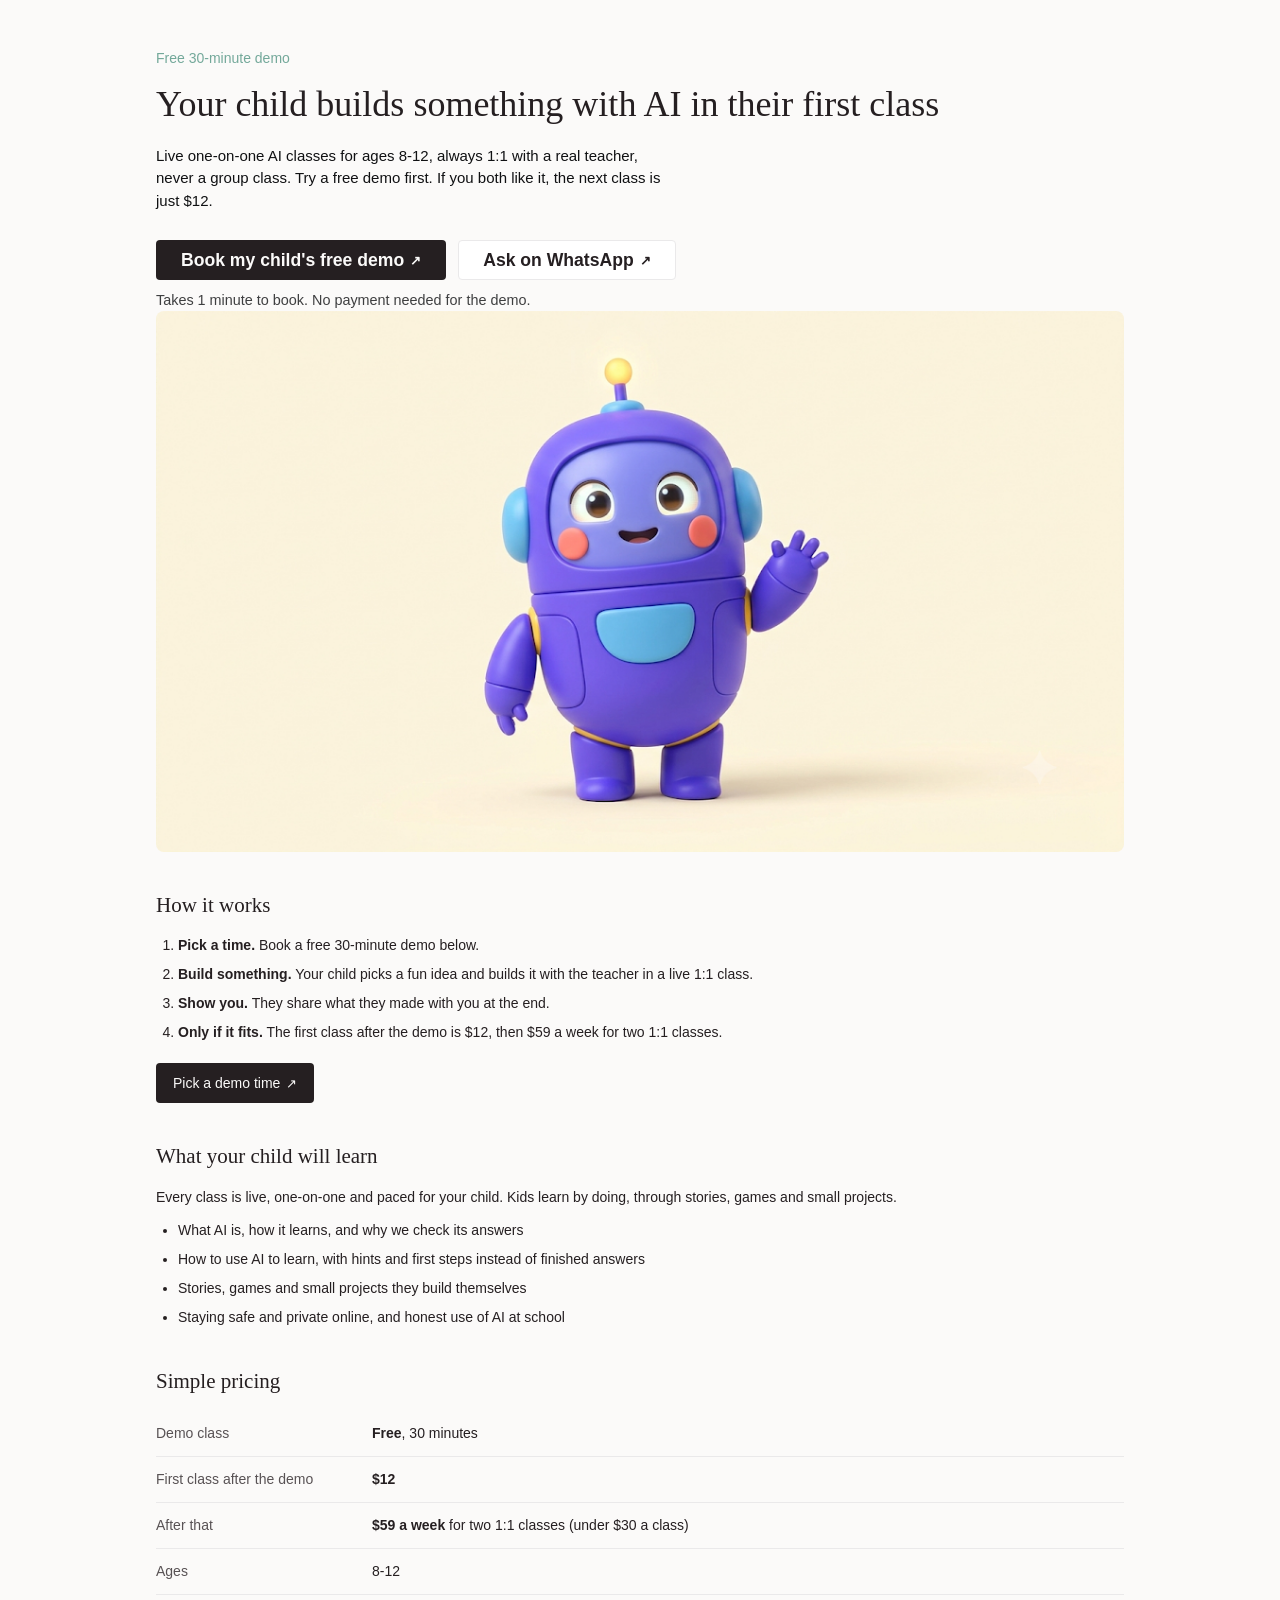
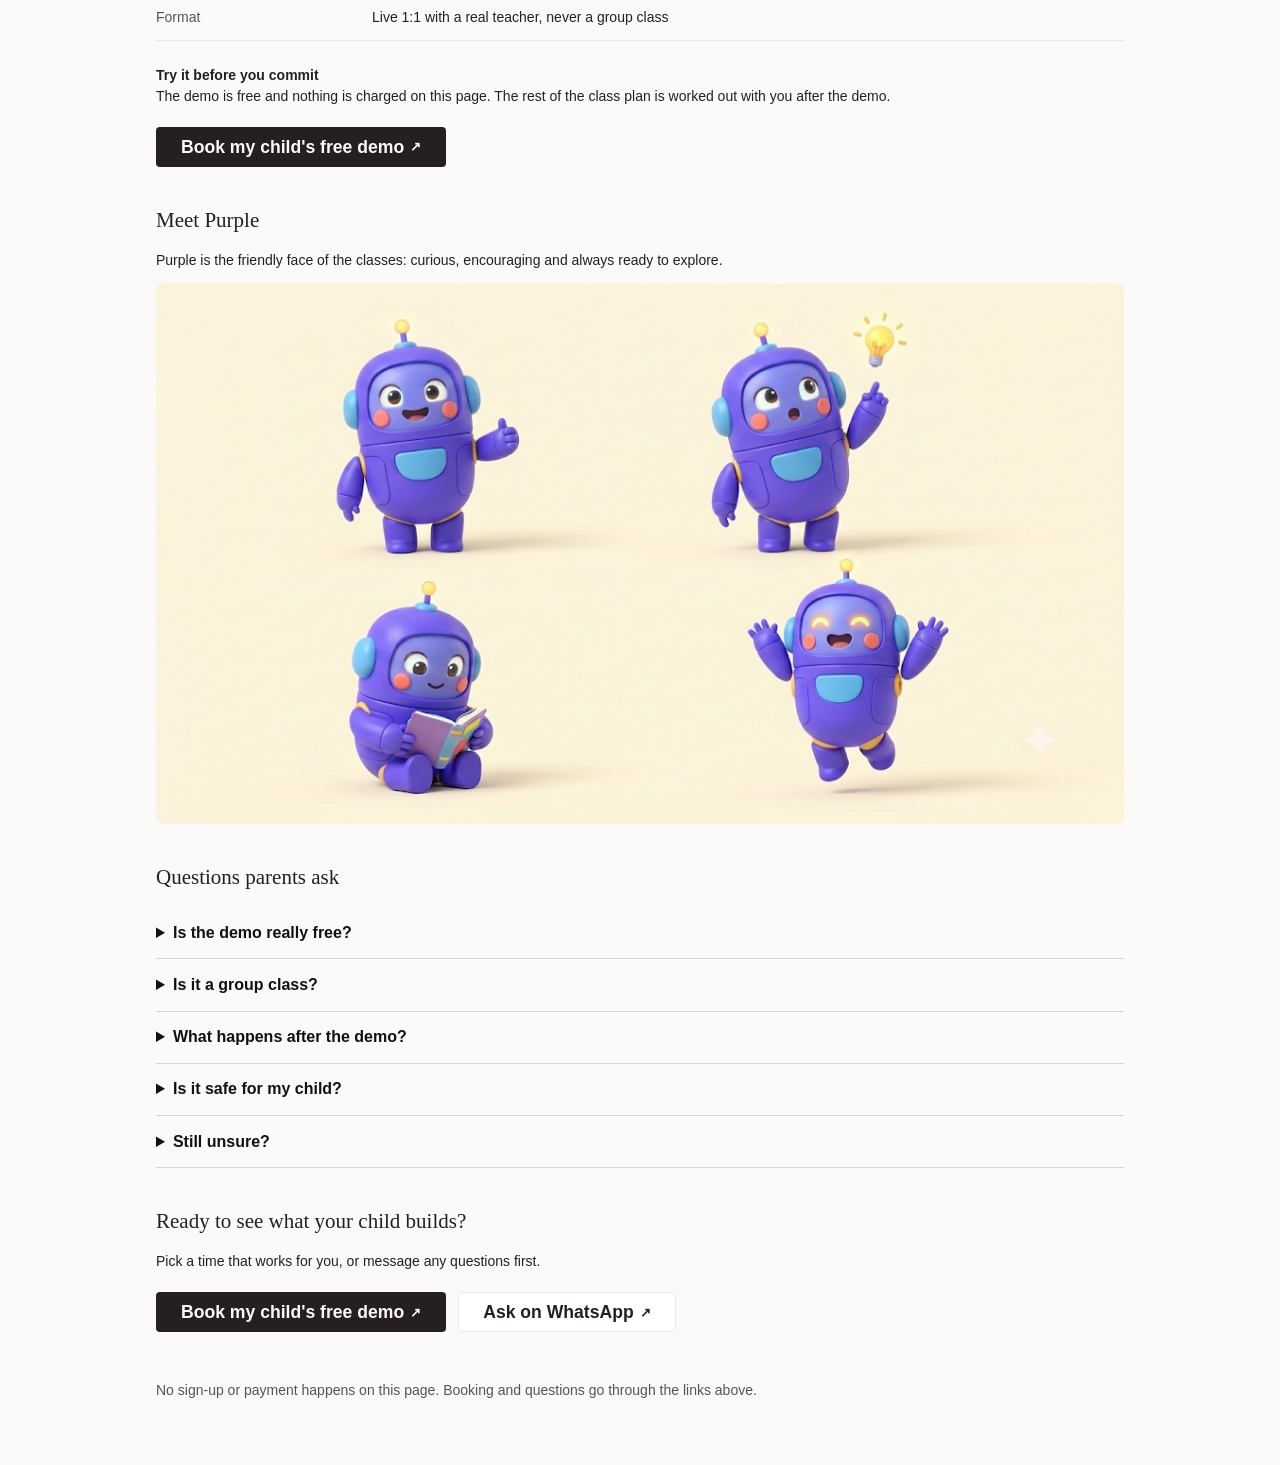
<file: index.html>
<!DOCTYPE html>
<html lang="en">
<head>
  <meta charset="UTF-8" />
  <meta name="viewport" content="width=device-width, initial-scale=1.0" />
  <title>Live 1:1 AI Classes for Kids Aged 8-12 | Free Demo</title>
  <meta name="description" content="Your child builds a real AI project in a free 30-minute live demo with a real teacher - always 1:1, never a group class. Then $12 for the first class, $59 a week for two." />
  <meta property="og:title" content="Free 30-min demo: live 1:1 AI classes for kids 8-12" />
  <meta property="og:description" content="Your child builds something with AI in a live 1:1 class with a real teacher. Free demo, then $12 for the first class." />
  <meta property="og:image" content="https://arunjackson.github.io/PurpleClasses/purple-hero.png" />
  <meta property="og:type" content="website" />
  <link rel="icon" href="favicon.ico">
  <link rel="icon" type="image/png" sizes="32x32" href="favicon-32.png">
  <link rel="icon" type="image/png" sizes="16x16" href="favicon-16.png">
  <link rel="apple-touch-icon" href="apple-touch-icon.png">
  <link rel="stylesheet" href="styles.css" />
  <style>
    /* Additions for conversion elements; safe to move into styles.css */
    .cta-note { margin: .6rem 0 0; font-size: .9rem; opacity: .8; }
    .cta-row { display: flex; flex-wrap: wrap; gap: .75rem; }
    .btn-lg { padding: 1rem 1.5rem; font-size: 1.1rem; font-weight: 700; }
    .price-line { font-weight: 600; margin: .75rem 0 0; }
    .faq details { border-bottom: 1px solid rgba(128,128,128,.3); padding: .85rem 0; }
    .faq summary { cursor: pointer; font-weight: 600; }
    .faq details p { margin: .6rem 0 0; }
    .sticky-cta { display: none; }
    @media (max-width: 700px) {
      .sticky-cta {
        display: flex; gap: .5rem; position: fixed; left: 0; right: 0; bottom: 0; z-index: 50;
        padding: .6rem .75rem calc(.6rem + env(safe-area-inset-bottom, 0px));
        background: #fff; border-top: 1px solid rgba(0,0,0,.12);
      }
      .sticky-cta .btn { flex: 1; text-align: center; justify-content: center; }
      body { padding-bottom: 4.5rem; }
    }
  </style>
</head>
<body>
  <main class="page">

    <header class="hero-header">
      <p class="pill">Free 30-minute demo</p>
      <h1>Your child builds something with AI in their first class</h1>
      <p class="intro">Live one-on-one AI classes for ages 8-12, always 1:1 with a real teacher, never a group class. Try a free demo first. If you both like it, the next class is just $12.</p>
      <div class="cta-row">
        <a class="btn btn-primary btn-lg" data-cta="hero-book" href="https://calendly.com/arunjackson293/kids-ai-demo-free-30-min?utm_source=landing&utm_medium=hero" target="_blank" rel="noopener">Book my child's free demo <span class="arrow" aria-hidden="true">&#8599;</span></a>
        <a class="btn btn-secondary btn-lg" data-cta="hero-whatsapp" href="https://wa.me/919880494125?text=Hi!%20I%20have%20a%20question%20about%20the%201%3A1%20AI%20classes%20for%20kids." target="_blank" rel="noopener">Ask on WhatsApp <span class="arrow" aria-hidden="true">&#8599;</span></a>
      </div>
      <p class="cta-note">Takes 1 minute to book. No payment needed for the demo.</p>
    </header>

    <figure class="photo">
      <img src="purple-hero.png" alt="Purple, the friendly robot mascot of the classes, waving" fetchpriority="high" />
    </figure>

    <section>
      <h2>How it works</h2>
      <ol class="steps">
        <li><strong>Pick a time.</strong> Book a free 30-minute demo below.</li>
        <li><strong>Build something.</strong> Your child picks a fun idea and builds it with the teacher in a live 1:1 class.</li>
        <li><strong>Show you.</strong> They share what they made with you at the end.</li>
        <li><strong>Only if it fits.</strong> The first class after the demo is $12, then $59 a week for two 1:1 classes.</li>
      </ol>
      <div class="cta-row">
        <a class="btn btn-primary" data-cta="steps-book" href="https://calendly.com/arunjackson293/kids-ai-demo-free-30-min?utm_source=landing&utm_medium=how-it-works" target="_blank" rel="noopener">Pick a demo time <span class="arrow" aria-hidden="true">&#8599;</span></a>
      </div>
    </section>

    <section>
      <h2>What your child will learn</h2>
      <p>Every class is live, one-on-one and paced for your child. Kids learn by doing, through stories, games and small projects.</p>
      <ul class="bullets">
        <li>What AI is, how it learns, and why we check its answers</li>
        <li>How to use AI to learn, with hints and first steps instead of finished answers</li>
        <li>Stories, games and small projects they build themselves</li>
        <li>Staying safe and private online, and honest use of AI at school</li>
      </ul>
    </section>

    <section>
      <h2>Simple pricing</h2>
      <dl class="facts">
        <div class="fact-row"><dt>Demo class</dt><dd><strong>Free</strong>, 30 minutes</dd></div>
        <div class="fact-row"><dt>First class after the demo</dt><dd><strong>$12</strong></dd></div>
        <div class="fact-row"><dt>After that</dt><dd><strong>$59 a week</strong> for two 1:1 classes (under $30 a class)</dd></div>
        <div class="fact-row"><dt>Ages</dt><dd>8-12</dd></div>
        <div class="fact-row"><dt>Format</dt><dd>Live 1:1 with a real teacher, never a group class</dd></div>
      </dl>
      <div class="callout">
        <p class="callout-title">Try it before you commit</p>
        <p>The demo is free and nothing is charged on this page. The rest of the class plan is worked out with you after the demo.</p>
      </div>
      <div class="cta-row">
        <a class="btn btn-primary btn-lg" data-cta="pricing-book" href="https://calendly.com/arunjackson293/kids-ai-demo-free-30-min?utm_source=landing&utm_medium=pricing" target="_blank" rel="noopener">Book my child's free demo <span class="arrow" aria-hidden="true">&#8599;</span></a>
      </div>
    </section>

    <section>
      <h2>Meet Purple</h2>
      <p>Purple is the friendly face of the classes: curious, encouraging and always ready to explore.</p>
      <figure class="photo">
        <img src="purple-poses.png" alt="Purple in four poses: thinking, with an idea, reading a book, and cheering" loading="lazy" />
      </figure>
    </section>

    <section class="faq">
      <h2>Questions parents ask</h2>
      <details>
        <summary>Is the demo really free?</summary>
        <p>Yes. The 30-minute demo is free, and nothing is paid on this page.</p>
      </details>
      <details>
        <summary>Is it a group class?</summary>
        <p>No. Every class is live and one-on-one with a real teacher.</p>
      </details>
      <details>
        <summary>What happens after the demo?</summary>
        <p>If it is a good fit, the first class is $12. After that it is $59 a week for two 1:1 classes, and we work out the class plan with you.</p>
      </details>
      <details>
        <summary>Is it safe for my child?</summary>
        <p>Safety is part of what we teach: staying private online, checking AI's answers, and using AI honestly at school.</p>
      </details>
      <details>
        <summary>Still unsure?</summary>
        <p>Message us on WhatsApp and we will answer before you book.</p>
      </details>
    </section>

    <section>
      <h2>Ready to see what your child builds?</h2>
      <p>Pick a time that works for you, or message any questions first.</p>
      <div class="cta-row">
        <a class="btn btn-primary btn-lg" data-cta="final-book" href="https://calendly.com/arunjackson293/kids-ai-demo-free-30-min?utm_source=landing&utm_medium=footer" target="_blank" rel="noopener">Book my child's free demo <span class="arrow" aria-hidden="true">&#8599;</span></a>
        <a class="btn btn-secondary btn-lg" data-cta="final-whatsapp" href="https://wa.me/919880494125?text=Hi!%20I%20have%20a%20question%20about%20the%201%3A1%20AI%20classes%20for%20kids." target="_blank" rel="noopener">Ask on WhatsApp <span class="arrow" aria-hidden="true">&#8599;</span></a>
      </div>
    </section>

    <footer class="closing">
      <p>No sign-up or payment happens on this page. Booking and questions go through the links above.</p>
    </footer>

  </main>

  <!-- Sticky mobile CTA: keeps the booking button one tap away while scrolling -->
  <div class="sticky-cta">
    <a class="btn btn-primary" data-cta="sticky-book" href="https://calendly.com/arunjackson293/kids-ai-demo-free-30-min?utm_source=landing&utm_medium=sticky" target="_blank" rel="noopener">Book free demo</a>
    <a class="btn btn-secondary" data-cta="sticky-whatsapp" href="https://wa.me/919880494125?text=Hi!%20I%20have%20a%20question%20about%20the%201%3A1%20AI%20classes%20for%20kids." target="_blank" rel="noopener">WhatsApp</a>
  </div>
</body>
</html>
</file>
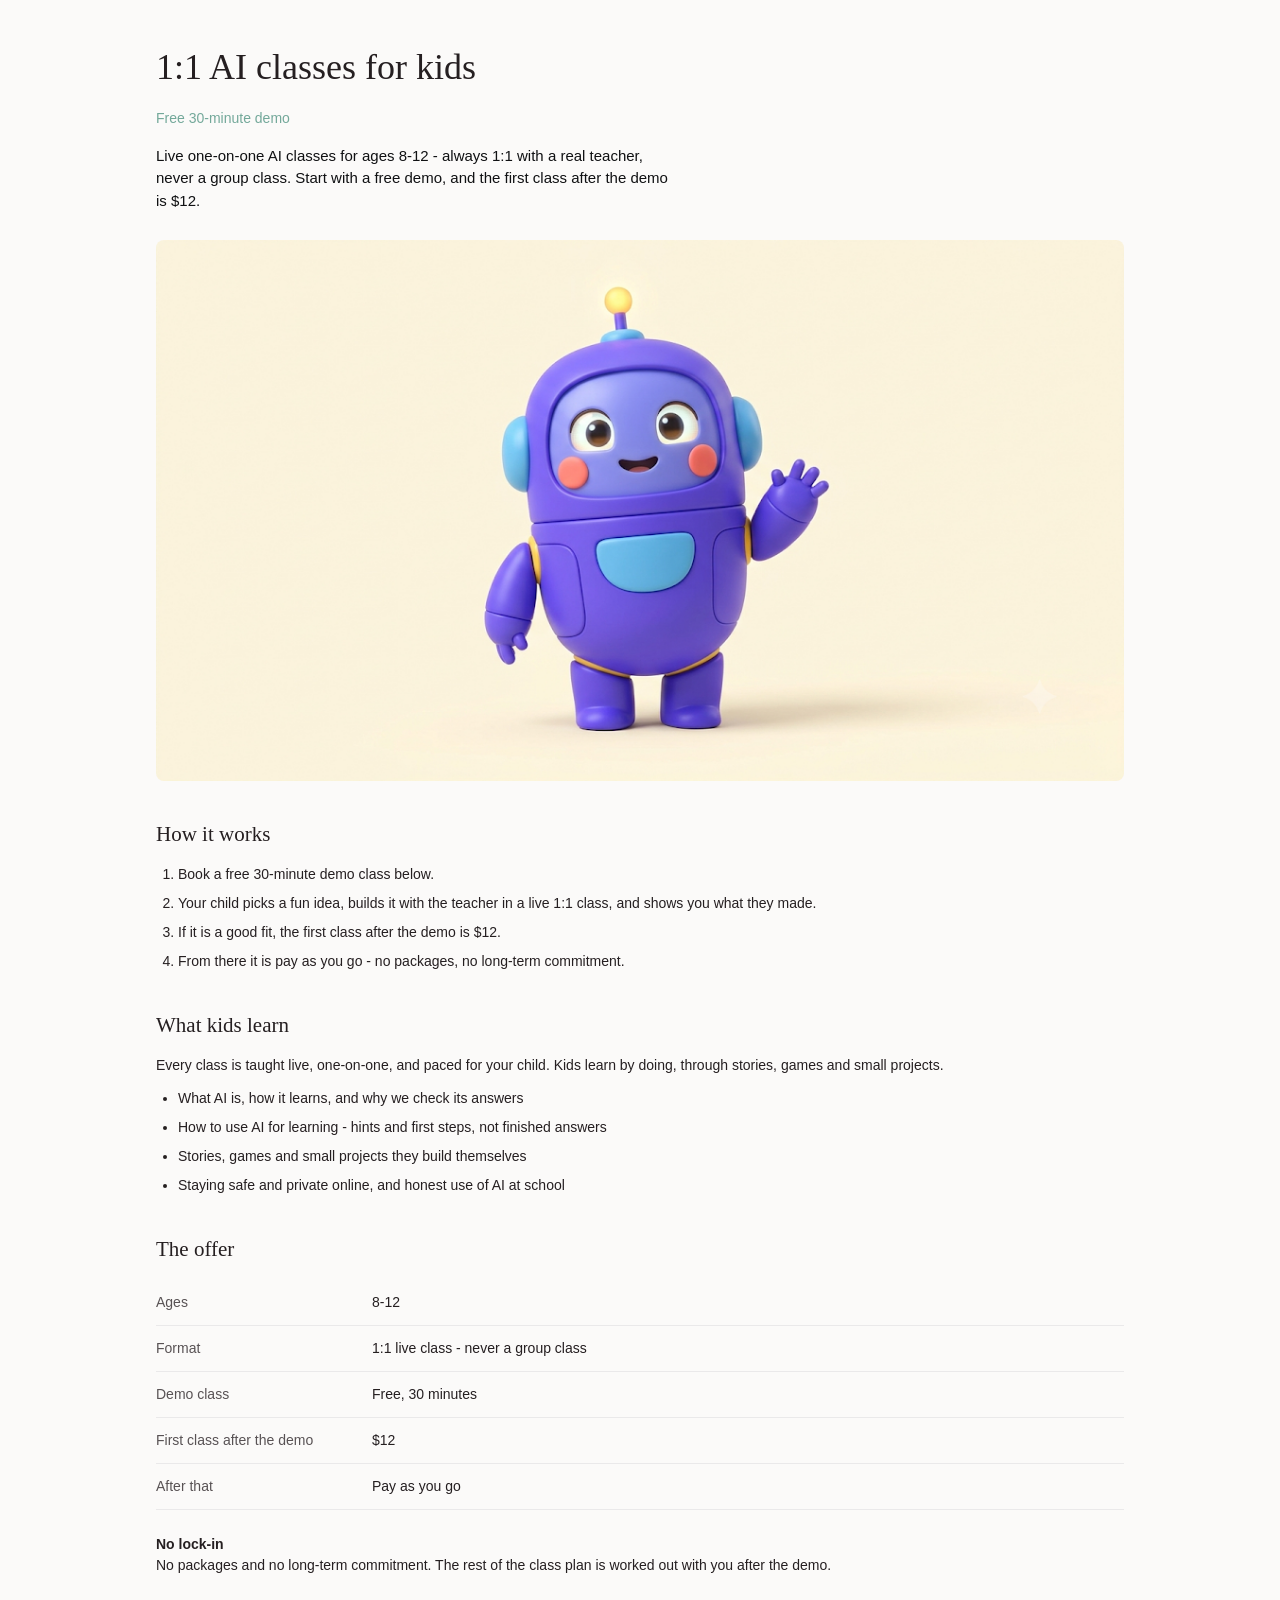
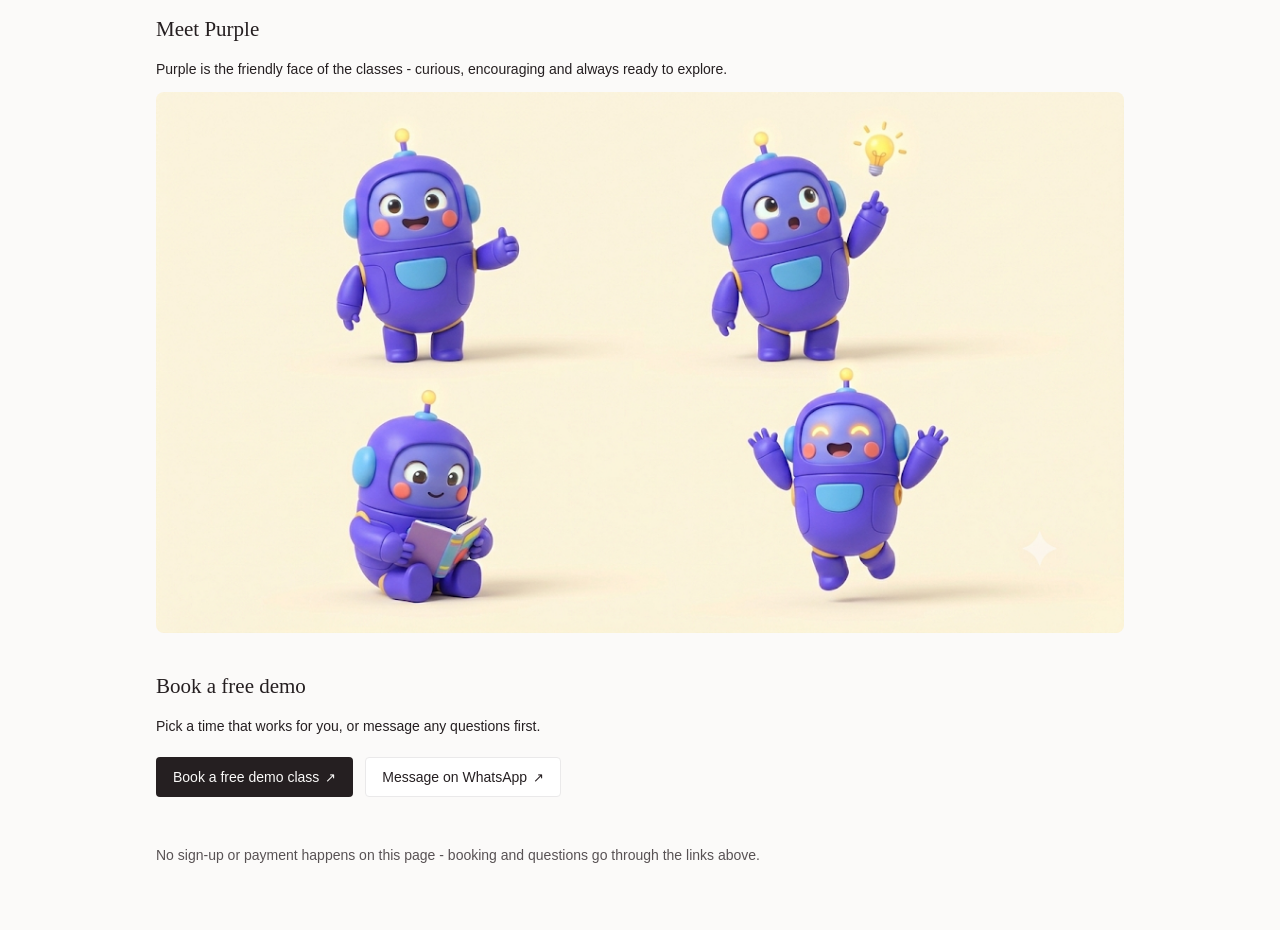
<file: v1index.html>
<!DOCTYPE html>
<html lang="en">
<head>
  <meta charset="UTF-8" />
  <meta name="viewport" content="width=device-width, initial-scale=1.0" />
  <title>1:1 AI Classes for Kids</title>
  <meta name="description" content="Live one-on-one AI classes for ages 8-12 - always 1:1 with a real teacher, never a group class. Start with a free demo, and the first class after the demo is $12." />
  <meta property="og:title" content="1:1 AI Classes for Kids" />
  <meta property="og:description" content="Live one-on-one AI classes for ages 8-12 - always 1:1 with a real teacher, never a group class. Start with a free demo, and the first class after the demo is $12." />
  <meta property="og:image" content="assets/purple-hero.png" />
  <meta property="og:type" content="website" />
<link rel="icon" href="favicon.ico">
<link rel="icon" type="image/png" sizes="32x32" href="favicon-32.png">
<link rel="icon" type="image/png" sizes="16x16" href="favicon-16.png">
<link rel="apple-touch-icon" href="apple-touch-icon.png">
  <link rel="stylesheet" href="styles.css" />
  
</head>
<body>
  <main class="page">

    <header class="hero-header">
      <h1>1:1 AI classes for kids</h1>
      <p class="pill">Free 30-minute demo</p>
      <p class="intro">Live one-on-one AI classes for ages 8-12 - always 1:1 with a real teacher, never a group class. Start with a free demo, and the first class after the demo is $12.</p>
    </header>

    <figure class="photo">
      <img src="purple-hero.png" alt="Purple, the friendly robot mascot of the classes, waving" />
    </figure>

    <section>
      <h2>How it works</h2>
      <ol class="steps">
        <li>Book a free 30-minute demo class below.</li>
        <li>Your child picks a fun idea, builds it with the teacher in a live 1:1 class, and shows you what they made.</li>
        <li>If it is a good fit, the first class after the demo is $12.</li>
        <li>From there it is pay as you go - no packages, no long-term commitment.</li>
      </ol>
    </section>

    <section>
      <h2>What kids learn</h2>
      <p>Every class is taught live, one-on-one, and paced for your child. Kids learn by doing, through stories, games and small projects.</p>
      <ul class="bullets">
        <li>What AI is, how it learns, and why we check its answers</li>
        <li>How to use AI for learning - hints and first steps, not finished answers</li>
        <li>Stories, games and small projects they build themselves</li>
        <li>Staying safe and private online, and honest use of AI at school</li>
      </ul>
    </section>

    <section>
      <h2>The offer</h2>
      <dl class="facts">
        <div class="fact-row"><dt>Ages</dt><dd>8-12</dd></div>
        <div class="fact-row"><dt>Format</dt><dd>1:1 live class - never a group class</dd></div>
        <div class="fact-row"><dt>Demo class</dt><dd>Free, 30 minutes</dd></div>
        <div class="fact-row"><dt>First class after the demo</dt><dd>$12</dd></div>
        <div class="fact-row"><dt>After that</dt><dd>Pay as you go</dd></div>
      </dl>
      <div class="callout">
        <p class="callout-title">No lock-in</p>
        <p>No packages and no long-term commitment. The rest of the class plan is worked out with you after the demo.</p>
      </div>
    </section>

    <section>
      <h2>Meet Purple</h2>
      <p>Purple is the friendly face of the classes - curious, encouraging and always ready to explore.</p>
      <figure class="photo">
        <img src="purple-poses.png" alt="Purple in four poses: thinking, with an idea, reading a book, and cheering" />
      </figure>
    </section>

    <section>
      <h2>Book a free demo</h2>
      <p>Pick a time that works for you, or message any questions first.</p>
      <div class="cta-row">
        <a class="btn btn-primary" href="https://calendly.com/arunjackson293/kids-ai-demo-free-30-min" target="_blank" rel="noopener">Book a free demo class <span class="arrow" aria-hidden="true">&#8599;</span></a>
        <a class="btn btn-secondary" href="https://wa.me/919880494125" target="_blank" rel="noopener">Message on WhatsApp <span class="arrow" aria-hidden="true">&#8599;</span></a>
      </div>
    </section>

    <footer class="closing">
      <p>No sign-up or payment happens on this page - booking and questions go through the links above.</p>
    </footer>

  </main>
</body>
</html>
</file>
<file: styles.css>
/* 1:1 AI Classes for Kids - standalone landing page */

:root {
  --page-bg: #fbfaf9;
  --ink: #251f21;
  --ink-2: #585254;
  --body-ink: #101113;
  --hairline: #eae9ea;
  --accent-green: #73a89a;
  --serif: Georgia, "Times New Roman", serif;
  --sans: -apple-system, BlinkMacSystemFont, "Segoe UI", "Helvetica Neue", Arial, sans-serif;
}

* { box-sizing: border-box; }

html, body { margin: 0; padding: 0; }

body {
  background: var(--page-bg);
  color: var(--body-ink);
  font-family: var(--sans);
  font-size: 16px;
  line-height: 1.5;
  -webkit-font-smoothing: antialiased;
}

.page {
  max-width: 1040px;
  margin: 0 auto;
  padding: 48px 36px 64px;
}

h1 {
  font-family: var(--serif);
  font-weight: 400;
  font-size: 36px;
  line-height: 1.1;
  color: var(--ink);
  margin: 0 0 20px;
}

h2 {
  font-family: var(--serif);
  font-weight: 400;
  font-size: 21px;
  line-height: 1.3;
  color: var(--ink);
  margin: 0 0 16px;
}

p { margin: 0 0 12px; }

.pill {
  color: var(--accent-green);
  font-size: 14px;
  margin: 0 0 16px;
}

.intro {
  font-size: 15px;
  max-width: 62ch;
  margin: 0 0 28px;
}

.photo {
  margin: 0 0 40px;
}

.photo img {
  display: block;
  width: 100%;
  height: auto;
  border-radius: 8px;
}

section { margin: 0 0 40px; }

.steps, .bullets {
  margin: 0;
  padding-left: 22px;
  font-size: 14px;
  color: var(--ink);
}

.steps li, .bullets li { margin: 0 0 8px; }

section > p { font-size: 14px; color: var(--ink); }

.facts {
  margin: 0 0 24px;
  font-size: 14px;
}

.fact-row {
  display: grid;
  grid-template-columns: 200px 1fr;
  gap: 16px;
  padding: 12px 0;
  border-bottom: 1px solid var(--hairline);
}

.fact-row dt { color: var(--ink-2); margin: 0; }
.fact-row dd { color: var(--ink); margin: 0; }

.callout { margin: 0 0 8px; }

.callout-title {
  font-weight: 700;
  font-size: 14px;
  color: var(--ink);
  margin: 0 0 6px;
}

.callout p { font-size: 14px; color: var(--ink); margin: 0; }

.cta-row {
  display: flex;
  flex-wrap: wrap;
  gap: 12px;
  margin-top: 20px;
}

.btn {
  display: inline-flex;
  align-items: center;
  gap: 6px;
  height: 40px;
  padding: 0 16px;
  border-radius: 4px;
  font-size: 14px;
  font-family: var(--sans);
  text-decoration: none;
  border: 1px solid transparent;
}

.btn-primary {
  background: var(--ink);
  color: var(--page-bg);
}

.btn-secondary {
  background: #ffffff;
  color: var(--ink);
  border-color: var(--hairline);
}

.btn .arrow { font-size: 13px; line-height: 1; }

.closing {
  margin-top: 48px;
  color: var(--ink-2);
  font-size: 14px;
}

.closing p { margin: 0; }

@media (max-width: 600px) {
  .page { padding: 32px 20px 48px; }
  h1 { font-size: 30px; }
  .fact-row { grid-template-columns: 1fr; gap: 2px; }
  .btn { width: 100%; justify-content: center; }
}
</file>
